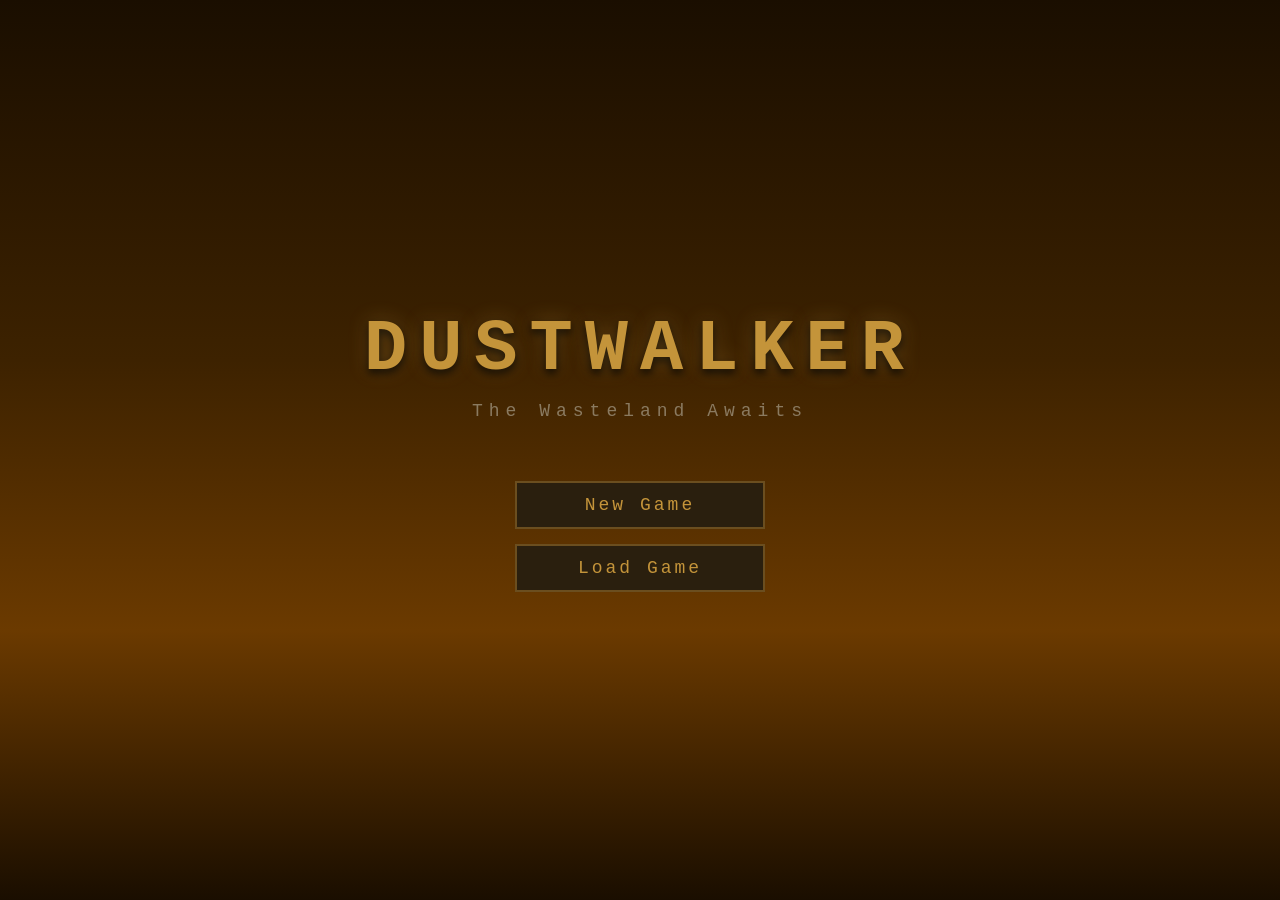
<file: index.html>
<!DOCTYPE html>
<html lang="en">
<head>
    <meta charset="UTF-8">
    <meta name="viewport" content="width=device-width, initial-scale=1.0, maximum-scale=1.0, user-scalable=no">
    <title>Dustwalker</title>
    <link rel="stylesheet" href="style.css">
</head>
<body>
    <div id="game-container">
        <canvas id="game-canvas"></canvas>
        <div id="ui-layer">
            <!-- Title Screen -->
            <div id="title-screen" class="screen active">
                <div class="title-content">
                    <h1 class="game-title">DUSTWALKER</h1>
                    <p class="game-subtitle">The Wasteland Awaits</p>
                    <div class="menu-buttons">
                        <button id="btn-new-game" class="menu-btn">New Game</button>
                        <button id="btn-load-game" class="menu-btn">Load Game</button>
                    </div>
                </div>
            </div>

            <!-- Character Creation -->
            <div id="char-creation" class="screen">
                <div class="creation-panel">
                    <h2>Create Your Character</h2>
                    <div class="creation-layout">
                        <div class="creation-left">
                            <label>Name: <input type="text" id="char-name" value="Wanderer" maxlength="20"></label>
                            <div class="stats-section">
                                <h3>S.P.E.C.I.A.L. <span id="stat-points-remaining">5</span> points remaining</h3>
                                <div id="special-stats"></div>
                            </div>
                        </div>
                        <div class="creation-right">
                            <h3>Tag Skills (pick 3)</h3>
                            <div id="tag-skills"></div>
                        </div>
                    </div>
                    <div class="creation-buttons">
                        <button id="btn-start-game" class="menu-btn">Enter the Wasteland</button>
                        <button id="btn-back-title" class="menu-btn secondary">Back</button>
                    </div>
                </div>
            </div>

            <!-- Game HUD -->
            <div id="game-hud" class="screen">
                <!-- Top bar -->
                <div id="hud-top">
                    <div id="hud-location">Dusthaven Village</div>
                    <div id="hud-time">Day 1 - 08:00</div>
                </div>

                <!-- Status panel (top right) -->
                <div id="status-panel">
                    <div id="status-name">Wanderer Lv.1</div>
                    <div class="status-bar-container">
                        <div id="status-hp-bar" class="status-bar hp"><span>HP</span></div>
                    </div>
                    <div class="status-bar-container">
                        <div id="status-ap-bar" class="status-bar ap"><span>AP</span></div>
                    </div>
                    <div class="status-bar-container" title="Tiredness - rest to reduce">
                        <div id="tired-bar" class="status-bar" style="background:#5a8a30;width:0%"><span id="tired-label">Tired: 0%</span></div>
                    </div>
                    <div class="status-bar-container" title="Mood - explore and rest to improve">
                        <div id="mood-bar" class="status-bar" style="background:#3060a0;width:0%"><span id="mood-label">Mood: Good</span></div>
                    </div>
                </div>

                <!-- Action bar (bottom) -->
                <div id="hud-bottom">
                    <div id="hud-portrait">
                        <div id="portrait-name">Wanderer</div>
                        <div class="bar-container">
                            <div id="hp-bar" class="stat-bar hp"><span>HP</span></div>
                        </div>
                        <div class="bar-container">
                            <div id="ap-bar" class="stat-bar ap"><span>AP</span></div>
                        </div>
                    </div>
                    <div id="hud-actions">
                        <button class="action-btn" data-action="move" title="Move (M)">Move</button>
                        <button class="action-btn" data-action="attack" title="Attack (A)">Attack</button>
                        <button class="action-btn" data-action="use" title="Use Item (U)">Use</button>
                        <button class="action-btn" data-action="talk" title="Talk (T)">Talk</button>
                        <button class="action-btn" data-action="look" title="Look (L)">Look</button>
                        <button class="action-btn" data-action="end-turn" title="End Turn (Space)">End Turn</button>
                    </div>
                    <div id="hud-quick-slots">
                        <div class="quick-slot" data-slot="0">1</div>
                        <div class="quick-slot" data-slot="1">2</div>
                        <div class="quick-slot" data-slot="2">3</div>
                        <div class="quick-slot" data-slot="3">4</div>
                    </div>
                    <div id="hud-menu-buttons">
                        <button class="hud-btn" id="btn-inventory" title="Inventory (I)">INV</button>
                        <button class="hud-btn" id="btn-character" title="Character (C)">CHAR</button>
                        <button class="hud-btn" id="btn-journal" title="Journal (J)">QUEST</button>
                        <button class="hud-btn" id="btn-pipboy" title="PipBoy (P)">MAP</button>
                        <button class="hud-btn" id="btn-save" title="Save (F5)">SAVE</button>
                    </div>
                </div>

                <!-- Exploration status overlay (HP/AP, below top bar) -->
                <div id="exploration-status">
                    <div class="expl-bar-wrap">
                        <div id="expl-hp-fill" class="expl-fill hp"></div>
                        <span id="expl-hp-text" class="expl-label">HP</span>
                    </div>
                    <div class="expl-bar-wrap">
                        <div id="expl-ap-fill" class="expl-fill ap"></div>
                        <span id="expl-ap-text" class="expl-label">AP</span>
                    </div>
                </div>

                <!-- Message log -->
                <div id="message-log">
                    <div id="message-log-content"></div>
                </div>
            </div>

            <!-- Inventory Screen -->
            <div id="inventory-screen" class="screen overlay">
                <div class="overlay-panel">
                    <h2>Inventory</h2>
                    <div class="inventory-layout">
                        <div id="equipped-items">
                            <h3>Equipped</h3>
                            <div class="equip-slot" data-slot="weapon">Weapon: <span>—</span></div>
                            <div class="equip-slot" data-slot="armor">Armor: <span>—</span></div>
                            <div class="equip-slot" data-slot="accessory">Accessory: <span>—</span></div>
                        </div>
                        <div id="inventory-items">
                            <h3>Items <span id="inv-weight">0/100 lbs</span></h3>
                            <div id="inventory-list"></div>
                        </div>
                        <div id="item-details">
                            <h3>Details</h3>
                            <div id="item-detail-content">Select an item</div>
                        </div>
                    </div>
                    <button class="close-btn" data-close="inventory-screen">Close (Esc)</button>
                </div>
            </div>

            <!-- Character Sheet -->
            <div id="character-screen" class="screen overlay">
                <div class="overlay-panel">
                    <h2>Character Sheet</h2>
                    <div class="char-sheet-layout">
                        <div id="char-stats-display"></div>
                        <div id="char-skills-display"></div>
                        <div id="char-perks-display">
                            <h3>Perks</h3>
                            <div id="perks-list">None yet</div>
                        </div>
                    </div>
                    <button class="close-btn" data-close="character-screen">Close (Esc)</button>
                </div>
            </div>

            <!-- Dialogue Screen -->
            <div id="dialogue-screen" class="screen overlay">
                <div class="dialogue-panel">
                    <div id="dialogue-npc-name"></div>
                    <div id="dialogue-text"></div>
                    <div id="dialogue-options"></div>
                </div>
            </div>

            <!-- Level Up Screen -->
            <div id="levelup-screen" class="screen overlay">
                <div class="overlay-panel">
                    <h2>Level Up!</h2>
                    <div id="levelup-content">
                        <p>You are now level <span id="new-level">2</span></p>
                        <h3>Distribute <span id="skill-points-available">0</span> skill points</h3>
                        <div id="levelup-skills"></div>
                    </div>
                    <button id="btn-confirm-levelup" class="menu-btn">Confirm</button>
                </div>
            </div>

            <!-- Quest Journal Screen -->
            <div id="journal-screen" class="screen overlay">
                <div class="overlay-panel">
                    <h2>Quest Journal</h2>
                    <div id="journal-content">
                        <div id="quest-list"></div>
                    </div>
                    <button class="close-btn" data-close="journal-screen">Close (Esc)</button>
                </div>
            </div>

            <!-- Map Screen -->
            <div id="map-screen" class="screen overlay">
                <div class="overlay-panel">
                    <h2>World Map</h2>
                    <div id="world-map">
                        <canvas id="map-canvas" width="400" height="300"></canvas>
                    </div>
                    <div id="map-actions">
                        <button id="btn-map-rest" class="menu-btn" title="Rest for several hours to recover HP">Rest</button>
                    </div>
                    <button class="close-btn" data-close="map-screen">Close (Esc)</button>
                </div>
            </div>

            <!-- Loot/Container Screen -->
            <div id="loot-screen" class="screen overlay">
                <div class="overlay-panel">
                    <h2 id="loot-title">Container</h2>
                    <div id="loot-items"></div>
                    <button id="btn-take-all" class="menu-btn">Take All</button>
                    <button class="close-btn" data-close="loot-screen">Close</button>
                </div>
            </div>
            <!-- Death Screen -->
            <div id="death-screen" class="screen">
                <div class="death-content">
                    <h1 class="death-title">YOU HAVE DIED</h1>
                    <p class="death-subtitle">The wasteland claims another soul...</p>
                    <div class="death-quote" id="death-quote"></div>
                    <div class="menu-buttons" style="margin-top:30px">
                        <button id="btn-death-load" class="menu-btn">Load Game</button>
                        <button id="btn-death-quit" class="menu-btn">Main Menu</button>
                    </div>
                </div>
            </div>

            <!-- Area Title Card (cinematic, appears over everything) -->
            <div id="area-title-card">
                <div id="area-title-text"></div>
            </div>

            <!-- Intro Narrative Screen -->
            <div id="intro-screen" class="screen">
                <div class="intro-content" id="intro-text"></div>
                <p class="intro-prompt" id="intro-prompt" style="display:none">[Click or press any key to continue]</p>
            </div>
        </div>
    </div>

    <!-- Game Scripts -->
    <script src="src/engine/utils.js"></script>
    <script src="src/engine/renderer.js"></script>
    <script src="src/engine/input.js"></script>
    <script src="src/engine/audio.js"></script>
    <script src="src/systems/character.js"></script>
    <script src="src/systems/combat.js"></script>
    <script src="src/systems/inventory.js"></script>
    <script src="src/systems/dialogue.js"></script>
    <script src="src/systems/ai.js"></script>
    <script src="src/data/items.js"></script>
    <script src="src/data/enemies.js"></script>
    <script src="src/data/perks.js"></script>
    <script src="src/data/quests.js"></script>
    <script src="src/data/dialogues.js"></script>
    <script src="src/areas/village.js"></script>
    <script src="src/areas/cave.js"></script>
    <script src="src/areas/wasteland.js"></script>
    <script src="src/areas/oasis.js"></script>
    <script src="src/areas/bunker.js"></script>
    <script src="src/areas/encounter.js"></script>
    <script src="src/ui/hud.js"></script>
    <script src="src/ui/screens.js"></script>
    <script src="src/engine/game.js"></script>
</body>
</html>
</file>
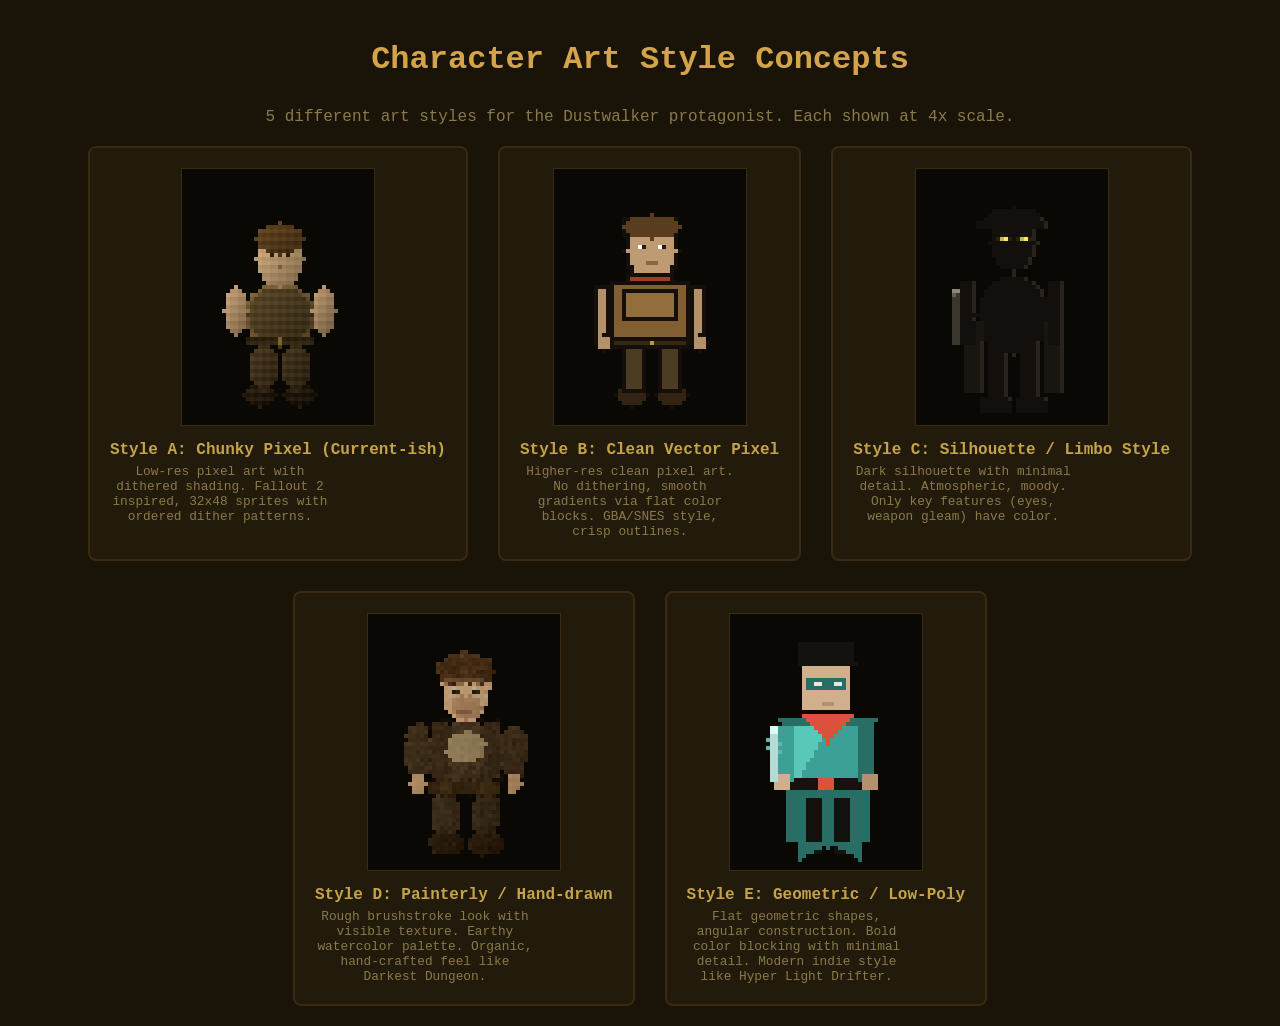
<file: assets/character_concepts.html>
<!DOCTYPE html>
<html lang="en">
<head>
<meta charset="UTF-8">
<title>Dustwalker - Character Art Style Concepts</title>
<style>
body { background: #1a1408; color: #c4a44a; font-family: 'Courier New', monospace; margin: 0; padding: 20px; }
h1 { text-align: center; color: #d4a44a; margin-bottom: 30px; }
.grid { display: flex; flex-wrap: wrap; justify-content: center; gap: 30px; }
.concept { text-align: center; background: #221a0a; border: 2px solid #3a2a10; padding: 20px; border-radius: 8px; }
.concept h2 { color: #c4a44a; font-size: 1em; margin: 10px 0 5px; }
.concept p { color: #8a7a4a; font-size: 0.8em; margin: 0; max-width: 220px; }
canvas { image-rendering: pixelated; border: 1px solid #3a2a10; background: #0a0804; }
</style>
</head>
<body>
<h1>Character Art Style Concepts</h1>
<p style="text-align:center;color:#8a7a4a;margin-bottom:20px;">5 different art styles for the Dustwalker protagonist. Each shown at 4x scale.</p>
<div class="grid">
    <div class="concept">
        <canvas id="c1" width="192" height="256"></canvas>
        <h2>Style A: Chunky Pixel (Current-ish)</h2>
        <p>Low-res pixel art with dithered shading. Fallout 2 inspired, 32x48 sprites with ordered dither patterns.</p>
    </div>
    <div class="concept">
        <canvas id="c2" width="192" height="256"></canvas>
        <h2>Style B: Clean Vector Pixel</h2>
        <p>Higher-res clean pixel art. No dithering, smooth gradients via flat color blocks. GBA/SNES style, crisp outlines.</p>
    </div>
    <div class="concept">
        <canvas id="c3" width="192" height="256"></canvas>
        <h2>Style C: Silhouette / Limbo Style</h2>
        <p>Dark silhouette with minimal detail. Atmospheric, moody. Only key features (eyes, weapon gleam) have color.</p>
    </div>
    <div class="concept">
        <canvas id="c4" width="192" height="256"></canvas>
        <h2>Style D: Painterly / Hand-drawn</h2>
        <p>Rough brushstroke look with visible texture. Earthy watercolor palette. Organic, hand-crafted feel like Darkest Dungeon.</p>
    </div>
    <div class="concept">
        <canvas id="c5" width="192" height="256"></canvas>
        <h2>Style E: Geometric / Low-Poly</h2>
        <p>Flat geometric shapes, angular construction. Bold color blocking with minimal detail. Modern indie style like Hyper Light Drifter.</p>
    </div>
</div>

<script>
// ===== STYLE A: Chunky Dithered Pixel (current style enhanced) =====
function drawStyleA(canvas) {
    const ctx = canvas.getContext('2d');
    const s = 4; // scale
    const w = 48, h = 64;

    const img = ctx.createImageData(w, h);
    const d = img.data;

    function set(x, y, r, g, b, a=255) {
        x = Math.round(x); y = Math.round(y);
        if (x < 0 || x >= w || y < 0 || y >= h) return;
        const i = (y * w + x) * 4;
        d[i]=r; d[i+1]=g; d[i+2]=b; d[i+3]=a;
    }

    function dithSet(x, y, r, g, b) {
        const px = Math.round(x), py = Math.round(y);
        const dither = ((px % 2) + (py % 2) * 2);
        const shift = dither === 0 ? -8 : dither === 3 ? 8 : dither === 1 ? -3 : 3;
        set(px, py, Math.max(0,Math.min(255,r+shift)), Math.max(0,Math.min(255,g+shift)), Math.max(0,Math.min(255,b+shift)));
    }

    function fillCirc(cx, cy, rx, ry, r, g, b) {
        for (let py = Math.floor(cy-ry); py <= Math.ceil(cy+ry); py++)
            for (let px = Math.floor(cx-rx); px <= Math.ceil(cx+rx); px++) {
                const dx = (px-cx)/rx, dy = (py-cy)/ry;
                if (dx*dx+dy*dy<=1) {
                    const light = 1 - (dx+dy)*0.15;
                    dithSet(px, py, r*light, g*light, b*light);
                }
            }
    }

    function fillRect(x, y, w2, h2, r, g, b) {
        for (let py = y; py < y+h2; py++)
            for (let px = x; px < x+w2; px++) dithSet(px, py, r, g, b);
    }

    // Boots
    fillCirc(19, 56, 4, 3, 35, 25, 12);
    fillCirc(29, 56, 4, 3, 30, 22, 10);
    // Legs
    fillCirc(20, 49, 3.5, 6, 60, 45, 25);
    fillCirc(28, 49, 3.5, 6, 55, 42, 22);
    // Torso
    fillCirc(24, 36, 9, 8, 100, 78, 42);
    // Armor vest
    fillCirc(24, 36, 8, 7, 70, 55, 30);
    // Belt
    fillRect(16, 42, 17, 2, 45, 35, 15);
    set(24, 42, 120, 100, 48);
    set(24, 43, 120, 100, 48);
    // Arms
    fillCirc(13, 35, 3, 6, 160, 130, 95);
    fillCirc(35, 35, 3, 6, 150, 122, 88);
    // Head
    fillCirc(24, 22, 6, 7, 170, 140, 100);
    // Hair
    fillCirc(24, 17, 6, 4, 80, 55, 25);
    // Eyes
    set(22, 21, 40, 30, 15); set(26, 21, 40, 30, 15);
    // Mouth
    set(24, 24, 120, 90, 60);

    ctx.imageSmoothingEnabled = false;
    ctx.putImageData(img, 0, 0);
    ctx.drawImage(canvas, 0, 0, w, h, 0, 0, w*s, h*s);
    ctx.clearRect(0, 0, w, h);
    const temp = document.createElement('canvas');
    temp.width = w; temp.height = h;
    temp.getContext('2d').putImageData(img, 0, 0);
    ctx.imageSmoothingEnabled = false;
    ctx.drawImage(temp, 0, 0, w, h, 0, 0, canvas.width, canvas.height);
}

// ===== STYLE B: Clean Vector Pixel (GBA/SNES) =====
function drawStyleB(canvas) {
    const ctx = canvas.getContext('2d');
    const s = 4;
    const w = 48, h = 64;
    const img = ctx.createImageData(w, h);
    const d = img.data;

    function set(x, y, r, g, b) {
        x = Math.round(x); y = Math.round(y);
        if (x < 0 || x >= w || y < 0 || y >= h) return;
        const i = (y * w + x) * 4;
        d[i]=r; d[i+1]=g; d[i+2]=b; d[i+3]=255;
    }

    function fillCirc(cx, cy, rx, ry, r, g, b, outline=true) {
        for (let py = Math.floor(cy-ry); py <= Math.ceil(cy+ry); py++)
            for (let px = Math.floor(cx-rx); px <= Math.ceil(cx+rx); px++) {
                const dx = (px-cx)/rx, dy = (py-cy)/ry;
                const dist = dx*dx+dy*dy;
                if (dist <= 1) {
                    if (outline && dist > 0.75) set(px, py, 20, 15, 10);
                    else set(px, py, r, g, b);
                }
            }
    }

    function fillRect(x, y, w2, h2, r, g, b, outline=true) {
        for (let py = y; py < y+h2; py++)
            for (let px = x; px < x+w2; px++) {
                if (outline && (px===x||px===x+w2-1||py===y||py===y+h2-1))
                    set(px, py, 20, 15, 10);
                else set(px, py, r, g, b);
            }
    }

    // Clean flat colors, bold outlines
    // Boots
    fillCirc(19, 56, 4, 3, 50, 35, 18);
    fillCirc(29, 56, 4, 3, 50, 35, 18);
    // Legs
    fillRect(17, 44, 6, 12, 75, 60, 35);
    fillRect(26, 44, 6, 12, 75, 60, 35);
    // Torso - clean block
    fillRect(14, 28, 20, 16, 130, 95, 50);
    // Lighter chest area
    fillRect(17, 30, 14, 8, 145, 110, 60);
    // Belt
    fillRect(14, 42, 20, 3, 55, 40, 20);
    set(24, 43, 180, 150, 60);
    // Arms
    fillRect(10, 29, 4, 14, 180, 145, 105);
    fillRect(34, 29, 4, 14, 180, 145, 105);
    // Hands
    fillCirc(12, 43, 2, 2, 180, 145, 105);
    fillCirc(36, 43, 2, 2, 180, 145, 105);
    // Head
    fillCirc(24, 20, 7, 8, 190, 155, 115);
    // Hair - flat cap
    fillRect(17, 12, 14, 5, 90, 60, 30);
    fillCirc(24, 14, 7, 3, 90, 60, 30, false);
    // Eyes (big, expressive)
    set(21, 19, 255, 255, 255); set(22, 19, 40, 30, 15);
    set(26, 19, 255, 255, 255); set(27, 19, 40, 30, 15);
    // Mouth
    set(23, 23, 140, 100, 70); set(24, 23, 140, 100, 70); set(25, 23, 140, 100, 70);
    // Scarf
    fillRect(18, 26, 12, 3, 160, 60, 40);

    const temp = document.createElement('canvas');
    temp.width = w; temp.height = h;
    temp.getContext('2d').putImageData(img, 0, 0);
    ctx.imageSmoothingEnabled = false;
    ctx.drawImage(temp, 0, 0, w, h, 0, 0, canvas.width, canvas.height);
}

// ===== STYLE C: Silhouette / Limbo Style =====
function drawStyleC(canvas) {
    const ctx = canvas.getContext('2d');
    const s = 4;
    const w = 48, h = 64;
    const img = ctx.createImageData(w, h);
    const d = img.data;

    function set(x, y, r, g, b, a=255) {
        x = Math.round(x); y = Math.round(y);
        if (x < 0 || x >= w || y < 0 || y >= h) return;
        const i = (y * w + x) * 4;
        d[i]=r; d[i+1]=g; d[i+2]=b; d[i+3]=a;
    }

    function fillCirc(cx, cy, rx, ry, r, g, b) {
        for (let py = Math.floor(cy-ry); py <= Math.ceil(cy+ry); py++)
            for (let px = Math.floor(cx-rx); px <= Math.ceil(cx+rx); px++) {
                const dx = (px-cx)/rx, dy = (py-cy)/ry;
                if (dx*dx+dy*dy<=1) set(px, py, r, g, b);
            }
    }

    function fillRect(x, y, w2, h2, r, g, b) {
        for (let py = y; py < y+h2; py++)
            for (let px = x; px < x+w2; px++) set(px, py, r, g, b);
    }

    // Dark silhouette body
    const bk = [18, 15, 12];
    const dk = [25, 22, 18];

    // Legs - slightly spread stance
    fillRect(18, 44, 5, 16, ...bk);
    fillRect(26, 44, 5, 16, ...bk);
    // Boots wider
    fillRect(16, 57, 8, 4, ...bk);
    fillRect(25, 57, 8, 4, ...bk);
    // Torso
    fillCirc(24, 36, 9, 10, ...bk);
    // Duster coat flaps
    fillRect(12, 38, 5, 18, ...dk);
    fillRect(32, 38, 5, 18, ...dk);
    // Arms
    fillRect(11, 28, 4, 16, ...bk);
    fillRect(33, 28, 4, 16, ...bk);
    // Head
    fillCirc(24, 18, 6, 7, ...bk);
    // Hat brim
    fillRect(15, 13, 18, 2, ...bk);
    fillCirc(24, 12, 7, 3, ...bk);

    // Glowing eyes - the key detail
    set(21, 17, 200, 180, 80); set(22, 17, 255, 230, 100);
    set(26, 17, 200, 180, 80); set(27, 17, 255, 230, 100);
    // Eye glow aura
    set(20, 17, 100, 90, 40, 80); set(23, 17, 100, 90, 40, 80);
    set(25, 17, 100, 90, 40, 80); set(28, 17, 100, 90, 40, 80);
    set(21, 16, 80, 70, 30, 60); set(22, 16, 80, 70, 30, 60);
    set(26, 16, 80, 70, 30, 60); set(27, 16, 80, 70, 30, 60);

    // Weapon gleam in hand
    fillRect(9, 30, 2, 14, 60, 55, 45);
    set(9, 30, 140, 135, 120); set(10, 30, 140, 135, 120);
    set(9, 31, 100, 95, 80);

    // Subtle edge light on right side
    for (let py = 12; py < 58; py++) {
        for (let px = 0; px < w; px++) {
            const i = (py * w + px) * 4;
            if (d[i+3] > 0 && d[i] < 30) {
                // Check if right-edge pixel
                const ri = (py * w + (px+1)) * 4;
                if (px+1 >= w || d[ri+3] === 0) {
                    set(px, py, 40, 35, 28);
                }
            }
        }
    }

    const temp = document.createElement('canvas');
    temp.width = w; temp.height = h;
    temp.getContext('2d').putImageData(img, 0, 0);
    ctx.imageSmoothingEnabled = false;
    ctx.drawImage(temp, 0, 0, w, h, 0, 0, canvas.width, canvas.height);
}

// ===== STYLE D: Painterly / Darkest Dungeon =====
function drawStyleD(canvas) {
    const ctx = canvas.getContext('2d');
    const s = 4;
    const w = 48, h = 64;
    const img = ctx.createImageData(w, h);
    const d = img.data;
    let seed = 42;
    function rng() { seed = (seed * 16807 + 0) % 2147483647; return seed / 2147483647; }

    function set(x, y, r, g, b, a=255) {
        x = Math.round(x); y = Math.round(y);
        if (x < 0 || x >= w || y < 0 || y >= h) return;
        const i = (y * w + x) * 4;
        // Alpha blend
        const sa = a/255, da = d[i+3]/255;
        const oa = sa + da*(1-sa);
        if (oa > 0) {
            d[i] = ((r*sa + d[i]*da*(1-sa))/oa)|0;
            d[i+1] = ((g*sa + d[i+1]*da*(1-sa))/oa)|0;
            d[i+2] = ((b*sa + d[i+2]*da*(1-sa))/oa)|0;
            d[i+3] = (oa*255)|0;
        }
    }

    // Rough brush stroke fill
    function brushFill(cx, cy, rx, ry, r, g, b, roughness=12) {
        for (let py = Math.floor(cy-ry-2); py <= Math.ceil(cy+ry+2); py++)
            for (let px = Math.floor(cx-rx-2); px <= Math.ceil(cx+rx+2); px++) {
                const dx = (px-cx)/rx, dy = (py-cy)/ry;
                const dist = dx*dx+dy*dy;
                // Rough edge
                const edge = 1 + (rng()-0.5)*0.3;
                if (dist <= edge) {
                    const noise = (rng()-0.5) * roughness;
                    const lightVar = (rng()-0.5) * 8;
                    // Warm directional light from top-left
                    const light = (-dx*0.3 - dy*0.2) * 15;
                    set(px, py,
                        Math.max(0,Math.min(255, r + noise + light + lightVar)),
                        Math.max(0,Math.min(255, g + noise*0.8 + light*0.9 + lightVar)),
                        Math.max(0,Math.min(255, b + noise*0.6 + light*0.7 + lightVar))
                    );
                }
            }
    }

    function brushRect(x, y, w2, h2, r, g, b) {
        for (let py = y-1; py < y+h2+1; py++)
            for (let px = x-1; px < x+w2+1; px++) {
                const inX = px >= x && px < x+w2;
                const inY = py >= y && py < y+h2;
                if (inX && inY) {
                    const noise = (rng()-0.5)*15;
                    set(px, py, r+noise, g+noise*0.8, b+noise*0.6);
                } else if (rng() > 0.6) {
                    set(px, py, r-20, g-20, b-15, 120);
                }
            }
    }

    // Legs with rough texture
    brushFill(19, 50, 3.5, 7, 55, 42, 25, 15);
    brushFill(29, 50, 3.5, 7, 50, 38, 22, 15);
    // Heavy boots
    brushFill(19, 57, 4.5, 3, 40, 28, 12, 10);
    brushFill(29, 57, 4.5, 3, 38, 25, 10, 10);
    // Torso - heavy coat
    brushFill(24, 35, 10, 9, 65, 48, 28, 18);
    // Coat lapels
    brushRect(16, 27, 4, 14, 55, 40, 22);
    brushRect(29, 27, 4, 14, 55, 40, 22);
    // Shirt underneath
    brushFill(24, 33, 5, 4, 140, 120, 85, 10);
    // Belt with pouches
    brushRect(15, 42, 18, 3, 50, 35, 15);
    brushFill(19, 43, 2, 2, 60, 45, 20, 8);
    brushFill(29, 43, 2, 2, 60, 45, 20, 8);
    // Arms
    brushFill(12, 34, 3.5, 7, 60, 45, 25, 14);
    brushFill(36, 34, 3.5, 7, 58, 42, 23, 14);
    // Hands
    brushFill(12, 42, 2, 2.5, 170, 135, 95, 10);
    brushFill(36, 42, 2, 2.5, 165, 130, 90, 10);
    // Head
    brushFill(24, 19, 6, 7.5, 185, 150, 110, 12);
    // Stubble shadow
    brushFill(24, 23, 4, 3, 155, 120, 85, 6);
    // Hair - messy
    brushFill(24, 13, 7, 4, 70, 45, 20, 20);
    brushFill(20, 14, 3, 3, 65, 40, 18, 18);
    brushFill(28, 14, 3, 3, 65, 40, 18, 18);
    // Deep-set eyes
    set(21, 19, 30, 25, 15); set(22, 19, 45, 35, 20);
    set(26, 19, 30, 25, 15); set(27, 19, 45, 35, 20);
    // Eye whites
    set(21, 18, 180, 170, 155); set(26, 18, 180, 170, 155);
    // Strong brow line
    brushRect(19, 16, 10, 1, 100, 70, 40);
    // Nose
    set(24, 21, 160, 125, 88); set(24, 22, 155, 120, 85);
    // Mouth - grim line
    set(22, 24, 130, 90, 60); set(23, 24, 125, 85, 55);
    set(24, 24, 125, 85, 55); set(25, 24, 130, 90, 60);

    // Cross-hatch shadows on right side of body
    for (let py = 15; py < 55; py += 2) {
        for (let px = 28; px < 40; px++) {
            const i = (py * w + px) * 4;
            if (d[i+3] > 100) {
                set(px, py, d[i]*0.8, d[i+1]*0.8, d[i+2]*0.8, 60);
            }
        }
    }

    const temp = document.createElement('canvas');
    temp.width = w; temp.height = h;
    temp.getContext('2d').putImageData(img, 0, 0);
    ctx.imageSmoothingEnabled = false;
    ctx.drawImage(temp, 0, 0, w, h, 0, 0, canvas.width, canvas.height);
}

// ===== STYLE E: Geometric / Low-Poly (Hyper Light Drifter) =====
function drawStyleE(canvas) {
    const ctx = canvas.getContext('2d');
    const s = 4;
    const w = 48, h = 64;
    const img = ctx.createImageData(w, h);
    const d = img.data;

    function set(x, y, r, g, b) {
        x = Math.round(x); y = Math.round(y);
        if (x < 0 || x >= w || y < 0 || y >= h) return;
        const i = (y * w + x) * 4;
        d[i]=r; d[i+1]=g; d[i+2]=b; d[i+3]=255;
    }

    // Fill triangle
    function fillTri(x1,y1,x2,y2,x3,y3,r,g,b) {
        const minY = Math.floor(Math.min(y1,y2,y3));
        const maxY = Math.ceil(Math.max(y1,y2,y3));
        const minX = Math.floor(Math.min(x1,x2,x3));
        const maxX = Math.ceil(Math.max(x1,x2,x3));
        for (let py = minY; py <= maxY; py++)
            for (let px = minX; px <= maxX; px++) {
                const d1 = (px-x2)*(y1-y2)-(x1-x2)*(py-y2);
                const d2 = (px-x3)*(y2-y3)-(x2-x3)*(py-y3);
                const d3 = (px-x1)*(y3-y1)-(x3-x1)*(py-y1);
                const neg = (d1<0)||(d2<0)||(d3<0);
                const pos = (d1>0)||(d2>0)||(d3>0);
                if (!(neg&&pos)) set(px, py, r, g, b);
            }
    }

    function fillRect(x, y, w2, h2, r, g, b) {
        for (let py = y; py < y+h2; py++)
            for (let px = x; px < x+w2; px++) set(px, py, r, g, b);
    }

    // Bold geometric shapes, flat colors
    const teal = [60, 160, 150];
    const tealDk = [40, 110, 100];
    const tealLt = [90, 200, 185];
    const skin = [210, 175, 140];
    const skinDk = [180, 145, 110];
    const white = [235, 230, 220];
    const black = [20, 18, 15];
    const accent = [220, 80, 60]; // red accent

    // Cape/cloak - large triangle
    fillTri(12, 26, 36, 26, 24, 58, ...tealDk);
    fillTri(12, 26, 24, 58, 14, 56, ...tealDk);
    fillTri(36, 26, 34, 56, 24, 58, ...tealDk);

    // Legs
    fillRect(19, 46, 4, 14, ...black);
    fillRect(26, 46, 4, 14, ...black);

    // Boots - angular
    fillTri(17, 57, 24, 57, 17, 61, ...tealDk);
    fillTri(25, 57, 32, 57, 32, 61, ...tealDk);

    // Torso block
    fillRect(16, 28, 16, 14, ...teal);
    // Lighter left panel
    fillTri(16, 28, 24, 28, 16, 42, ...tealLt);
    // Belt
    fillRect(15, 41, 18, 3, ...black);
    // Belt buckle
    fillRect(22, 41, 4, 3, ...accent);

    // Arms - angular
    fillRect(12, 28, 4, 14, ...teal);
    fillRect(32, 28, 4, 14, ...tealDk);
    // Hands
    fillRect(11, 40, 4, 4, ...skin);
    fillRect(33, 40, 4, 4, ...skinDk);

    // Scarf flowing
    fillTri(18, 25, 30, 25, 24, 32, ...accent);

    // Head - angular octagon
    fillRect(18, 10, 12, 14, ...skin);
    fillTri(18, 10, 30, 10, 24, 7, ...skin);
    // Hair - angular block
    fillRect(17, 7, 14, 5, ...black);
    fillTri(17, 12, 31, 12, 24, 7, ...black);
    // Eye visor / mask line
    fillRect(19, 16, 10, 3, ...tealDk);
    // Eyes - bright dots
    set(21, 17, ...white); set(22, 17, ...white);
    set(26, 17, ...white); set(27, 17, ...white);
    // Mouth
    set(23, 22, ...skinDk); set(24, 22, ...skinDk); set(25, 22, ...skinDk);

    // Energy sword in hand
    fillRect(10, 30, 2, 12, 180, 220, 215);
    fillRect(10, 28, 2, 2, 220, 250, 245);
    // Glow
    set(9, 31, 100, 180, 170); set(9, 33, 100, 180, 170);
    set(12, 32, 100, 180, 170); set(12, 34, 100, 180, 170);

    const temp = document.createElement('canvas');
    temp.width = w; temp.height = h;
    temp.getContext('2d').putImageData(img, 0, 0);
    ctx.imageSmoothingEnabled = false;
    ctx.drawImage(temp, 0, 0, w, h, 0, 0, canvas.width, canvas.height);
}

drawStyleA(document.getElementById('c1'));
drawStyleB(document.getElementById('c2'));
drawStyleC(document.getElementById('c3'));
drawStyleD(document.getElementById('c4'));
drawStyleE(document.getElementById('c5'));
</script>
</body>
</html>
</file>
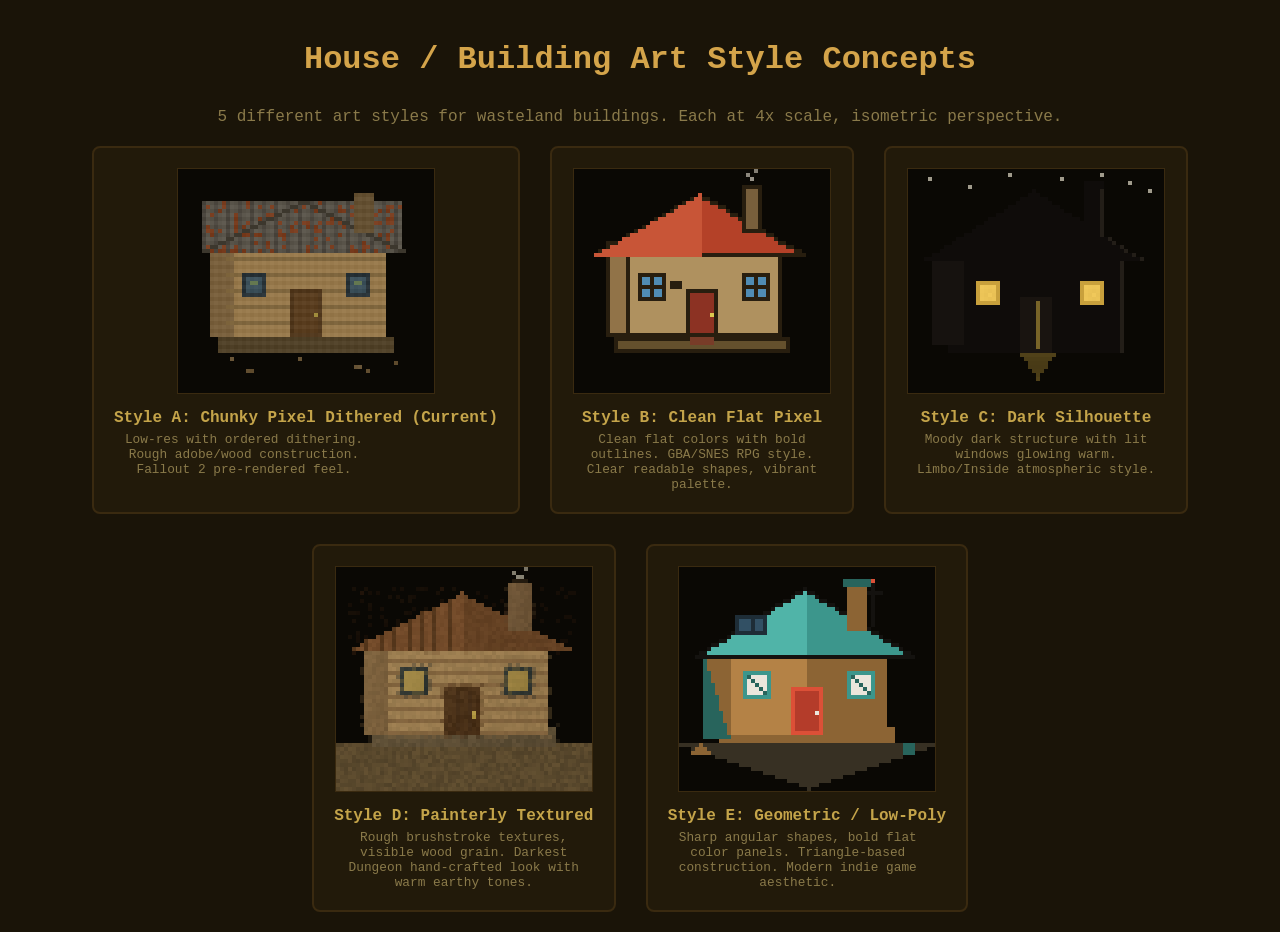
<file: assets/house_concepts.html>
<!DOCTYPE html>
<html lang="en">
<head>
<meta charset="UTF-8">
<title>Dustwalker - House Art Style Concepts</title>
<style>
body { background: #1a1408; color: #c4a44a; font-family: 'Courier New', monospace; margin: 0; padding: 20px; }
h1 { text-align: center; color: #d4a44a; margin-bottom: 30px; }
.grid { display: flex; flex-wrap: wrap; justify-content: center; gap: 30px; }
.concept { text-align: center; background: #221a0a; border: 2px solid #3a2a10; padding: 20px; border-radius: 8px; }
.concept h2 { color: #c4a44a; font-size: 1em; margin: 10px 0 5px; }
.concept p { color: #8a7a4a; font-size: 0.8em; margin: 0; max-width: 260px; }
canvas { image-rendering: pixelated; border: 1px solid #3a2a10; background: #0a0804; }
</style>
</head>
<body>
<h1>House / Building Art Style Concepts</h1>
<p style="text-align:center;color:#8a7a4a;margin-bottom:20px;">5 different art styles for wasteland buildings. Each at 4x scale, isometric perspective.</p>
<div class="grid">
    <div class="concept">
        <canvas id="h1" width="256" height="224"></canvas>
        <h2>Style A: Chunky Pixel Dithered (Current)</h2>
        <p>Low-res with ordered dithering. Rough adobe/wood construction. Fallout 2 pre-rendered feel.</p>
    </div>
    <div class="concept">
        <canvas id="h2" width="256" height="224"></canvas>
        <h2>Style B: Clean Flat Pixel</h2>
        <p>Clean flat colors with bold outlines. GBA/SNES RPG style. Clear readable shapes, vibrant palette.</p>
    </div>
    <div class="concept">
        <canvas id="h3" width="256" height="224"></canvas>
        <h2>Style C: Dark Silhouette</h2>
        <p>Moody dark structure with lit windows glowing warm. Limbo/Inside atmospheric style.</p>
    </div>
    <div class="concept">
        <canvas id="h4" width="256" height="224"></canvas>
        <h2>Style D: Painterly Textured</h2>
        <p>Rough brushstroke textures, visible wood grain. Darkest Dungeon hand-crafted look with warm earthy tones.</p>
    </div>
    <div class="concept">
        <canvas id="h5" width="256" height="224"></canvas>
        <h2>Style E: Geometric / Low-Poly</h2>
        <p>Sharp angular shapes, bold flat color panels. Triangle-based construction. Modern indie game aesthetic.</p>
    </div>
</div>

<script>
const SCALE = 4;
const W = 64, H = 56;

function createBuffer() {
    const img = new ImageData(W, H);
    return img;
}

function renderToCanvas(canvas, img) {
    const temp = document.createElement('canvas');
    temp.width = W; temp.height = H;
    temp.getContext('2d').putImageData(img, 0, 0);
    const ctx = canvas.getContext('2d');
    ctx.imageSmoothingEnabled = false;
    ctx.drawImage(temp, 0, 0, W, H, 0, 0, canvas.width, canvas.height);
}

function set(d, x, y, r, g, b, a=255) {
    x = Math.round(x); y = Math.round(y);
    if (x < 0 || x >= W || y < 0 || y >= H) return;
    const i = (y * W + x) * 4;
    const sa = a/255, da = d[i+3]/255;
    const oa = sa + da*(1-sa);
    if (oa > 0) {
        d[i] = ((r*sa + d[i]*da*(1-sa))/oa)|0;
        d[i+1] = ((g*sa + d[i+1]*da*(1-sa))/oa)|0;
        d[i+2] = ((b*sa + d[i+2]*da*(1-sa))/oa)|0;
        d[i+3] = (oa*255)|0;
    }
}

function fillRect(d, x, y, w, h, r, g, b) {
    for (let py = Math.round(y); py < Math.round(y+h); py++)
        for (let px = Math.round(x); px < Math.round(x+w); px++)
            set(d, px, py, r, g, b);
}

function drawLine(d, x1, y1, x2, y2, r, g, b) {
    const steps = Math.max(Math.abs(x2-x1), Math.abs(y2-y1));
    for (let i = 0; i <= steps; i++) {
        const t = steps === 0 ? 0 : i/steps;
        set(d, x1+(x2-x1)*t, y1+(y2-y1)*t, r, g, b);
    }
}

function fillTri(d, x1,y1,x2,y2,x3,y3,r,g,b) {
    const minY = Math.floor(Math.min(y1,y2,y3));
    const maxY = Math.ceil(Math.max(y1,y2,y3));
    const minX = Math.floor(Math.min(x1,x2,x3));
    const maxX = Math.ceil(Math.max(x1,x2,x3));
    for (let py = minY; py <= maxY; py++)
        for (let px = minX; px <= maxX; px++) {
            const d1 = (px-x2)*(y1-y2)-(x1-x2)*(py-y2);
            const d2 = (px-x3)*(y2-y3)-(x2-x3)*(py-y3);
            const d3 = (px-x1)*(y3-y1)-(x3-x1)*(py-y1);
            const neg = (d1<0)||(d2<0)||(d3<0);
            const pos = (d1>0)||(d2>0)||(d3>0);
            if (!(neg&&pos)) set(d, px, py, r, g, b);
        }
}

// ===== STYLE A: Chunky Dithered =====
function drawHouseA(canvas) {
    const img = createBuffer();
    const d = img.data;
    let seed = 77;
    function rng() { seed=(seed*16807)%2147483647; return seed/2147483647; }

    function dithSet(x, y, r, g, b) {
        const px = Math.round(x), py = Math.round(y);
        const dt = ((px%2)+(py%2)*2);
        const sh = dt===0?-6:dt===3?6:dt===1?-2:2;
        set(d, px, py, Math.max(0,Math.min(255,r+sh)), Math.max(0,Math.min(255,g+sh)), Math.max(0,Math.min(255,b+sh)));
    }

    function dithRect(x,y,w,h,r,g,b) {
        for (let py=Math.round(y);py<Math.round(y+h);py++)
            for (let px=Math.round(x);px<Math.round(x+w);px++) dithSet(px,py,r,g,b);
    }

    // Ground/foundation
    dithRect(10, 42, 44, 4, 80, 65, 40);

    // Front wall
    dithRect(12, 20, 40, 22, 150, 120, 75);
    // Side wall (darker)
    dithRect(8, 18, 6, 24, 120, 95, 60);
    // Wall detail - horizontal wood planks
    for (let py = 22; py < 42; py += 4) {
        for (let px = 12; px < 52; px++) dithSet(px, py, 130, 105, 65);
    }
    // Door
    dithRect(28, 30, 8, 12, 80, 55, 28);
    dithRect(29, 31, 6, 10, 90, 62, 32);
    set(d, 34, 36, 160, 140, 60); // handle

    // Windows
    dithRect(16, 26, 6, 6, 40, 50, 55);
    dithRect(17, 27, 4, 4, 60, 80, 90);
    dithRect(42, 26, 6, 6, 40, 50, 55);
    dithRect(43, 27, 4, 4, 60, 80, 90);
    // Window glow
    set(d, 18, 28, 100, 120, 80); set(d, 19, 28, 100, 120, 80);
    set(d, 44, 28, 100, 120, 80); set(d, 45, 28, 100, 120, 80);

    // Roof - corrugated metal
    for (let py = 8; py < 21; py++) {
        for (let px = 6; px < 56; px++) {
            const rust = rng() > 0.7;
            if (rust) dithSet(px, py, 120, 60, 30);
            else dithSet(px, py, 90, 85, 75);
        }
    }
    // Roof ridges
    for (let px = 6; px < 56; px += 3) {
        for (let py = 8; py < 21; py++) dithSet(px, py, 75, 70, 62);
    }
    // Roof peak
    drawLine(d, 6, 20, 31, 8, 60, 55, 45);
    drawLine(d, 56, 20, 31, 8, 60, 55, 45);

    // Chimney
    dithRect(44, 6, 5, 10, 100, 80, 50);

    // Debris around base
    for (let i = 0; i < 8; i++) {
        const bx = 5 + rng() * 52, by = 44 + rng() * 6;
        dithSet(bx, by, 100, 80, 50);
    }

    renderToCanvas(canvas, img);
}

// ===== STYLE B: Clean Flat Pixel =====
function drawHouseB(canvas) {
    const img = createBuffer();
    const d = img.data;

    function outRect(x,y,w,h,r,g,b,fr,fg,fb) {
        fillRect(d,x,y,w,h,fr,fg,fb);
        for (let px=x;px<x+w;px++) { set(d,px,y,r,g,b); set(d,px,y+h-1,r,g,b); }
        for (let py=y;py<y+h;py++) { set(d,x,py,r,g,b); set(d,x+w-1,py,r,g,b); }
    }

    // Foundation
    outRect(10, 42, 44, 4, 40,30,15, 100,80,45);

    // Front wall - clean
    outRect(12, 20, 40, 22, 40,30,15, 175,145,95);
    // Side wall
    outRect(8, 18, 6, 24, 40,30,15, 145,115,72);

    // Door - red accent
    outRect(28, 30, 8, 12, 40,30,15, 140,50,35);
    set(d, 34, 36, 220,200,80);

    // Windows - bright
    outRect(16, 26, 7, 7, 40,30,15, 80,140,180);
    // Window cross
    drawLine(d, 19, 26, 19, 32, 40,30,15);
    drawLine(d, 16, 29, 22, 29, 40,30,15);
    outRect(42, 26, 7, 7, 40,30,15, 80,140,180);
    drawLine(d, 45, 26, 45, 32, 40,30,15);
    drawLine(d, 42, 29, 48, 29, 40,30,15);

    // Roof - clean triangular
    fillTri(d, 5, 21, 57, 21, 31, 6, 180,65,40);
    // Roof outline
    drawLine(d, 5, 21, 31, 6, 40,30,15);
    drawLine(d, 57, 21, 31, 6, 40,30,15);
    drawLine(d, 5, 21, 57, 21, 40,30,15);
    // Roof lighter panel
    fillTri(d, 5, 21, 31, 21, 31, 6, 200,85,55);

    // Chimney
    outRect(42, 4, 5, 12, 40,30,15, 120,95,60);
    // Smoke puffs
    set(d, 44, 2, 150,145,135); set(d, 43, 1, 140,135,125);
    set(d, 45, 0, 130,125,115);

    // Sign next to door
    outRect(24, 28, 3, 2, 40,30,15, 200,180,100);

    // Welcome mat
    fillRect(d, 29, 42, 6, 2, 120,60,40);

    renderToCanvas(canvas, img);
}

// ===== STYLE C: Dark Silhouette =====
function drawHouseC(canvas) {
    const img = createBuffer();
    const d = img.data;

    const bk = [15, 12, 10];
    const dk = [22, 18, 15];

    // Main structure silhouette
    fillRect(d, 10, 20, 44, 26, ...bk);
    // Side wing
    fillRect(d, 6, 22, 8, 22, ...dk);

    // Roof silhouette
    fillTri(d, 4, 22, 58, 22, 31, 5, ...bk);

    // Chimney
    fillRect(d, 44, 3, 5, 14, ...bk);

    // The magic: warm glowing windows
    fillRect(d, 17, 28, 6, 6, 200,160,60);
    fillRect(d, 18, 29, 4, 4, 240,200,90);
    fillRect(d, 43, 28, 6, 6, 200,160,60);
    fillRect(d, 44, 29, 4, 4, 240,200,90);
    // Window glow halos
    for (let dy = -2; dy <= 2; dy++) {
        for (let dx = -2; dx <= 2; dx++) {
            const dist = Math.sqrt(dx*dx+dy*dy);
            if (dist > 0 && dist < 3) {
                const a = Math.floor(60 * (1 - dist/3));
                set(d, 20+dx, 31+dy, 200, 160, 60, a);
                set(d, 46+dx, 31+dy, 200, 160, 60, a);
            }
        }
    }

    // Door - slightly lighter
    fillRect(d, 28, 32, 8, 14, 25, 20, 16);
    // Warm light from door crack
    drawLine(d, 32, 33, 32, 44, 120, 100, 40);
    // Light spill on ground from door
    fillTri(d, 28, 46, 36, 46, 32, 52, 80, 65, 25);
    for (let py = 46; py < 52; py++) {
        for (let px = 26; px < 38; px++) {
            const i = (py * W + px) * 4;
            if (d[i+3] > 0 && d[i] > 30) {
                const fade = 1 - (py - 46) / 6;
                set(d, px, py, 80*fade, 65*fade, 25*fade, Math.floor(100*fade));
            }
        }
    }

    // Subtle edge highlighting on right side
    for (let py = 5; py < 46; py++) {
        for (let px = W-1; px >= 0; px--) {
            const i = (py * W + px) * 4;
            if (d[i+3] > 0 && d[i] < 25) {
                const ri = (py * W + (px+1)) * 4;
                if (px+1 >= W || d[ri+3] === 0) {
                    set(d, px, py, 35, 30, 24);
                }
                break;
            }
        }
    }

    // Stars in sky
    const stars = [[5,2],[15,4],[48,1],[55,3],[38,2],[25,1],[60,5]];
    for (const [sx,sy] of stars) set(d, sx, sy, 160, 155, 140);

    renderToCanvas(canvas, img);
}

// ===== STYLE D: Painterly =====
function drawHouseD(canvas) {
    const img = createBuffer();
    const d = img.data;
    let seed = 99;
    function rng() { seed=(seed*16807)%2147483647; return seed/2147483647; }

    function brushRect(x,y,w,h,r,g,b,rough=10) {
        for (let py = Math.round(y)-1; py < Math.round(y+h)+1; py++)
            for (let px = Math.round(x)-1; px < Math.round(x+w)+1; px++) {
                const inX = px >= Math.round(x) && px < Math.round(x+w);
                const inY = py >= Math.round(y) && py < Math.round(y+h);
                if (inX && inY) {
                    const n = (rng()-0.5)*rough;
                    const light = (-((px-x)/w - 0.3)*8 - ((py-y)/h - 0.3)*4);
                    set(d, px, py,
                        Math.max(0,Math.min(255, r+n+light)),
                        Math.max(0,Math.min(255, g+n*0.8+light*0.9)),
                        Math.max(0,Math.min(255, b+n*0.6+light*0.7))
                    );
                } else if (rng() > 0.75) {
                    set(d, px, py, r-15, g-15, b-12, 80);
                }
            }
    }

    function brushTri(x1,y1,x2,y2,x3,y3,r,g,b) {
        const minY = Math.floor(Math.min(y1,y2,y3))-1;
        const maxY = Math.ceil(Math.max(y1,y2,y3))+1;
        const minX = Math.floor(Math.min(x1,x2,x3))-1;
        const maxX = Math.ceil(Math.max(x1,x2,x3))+1;
        for (let py = minY; py <= maxY; py++)
            for (let px = minX; px <= maxX; px++) {
                const dd1 = (px-x2)*(y1-y2)-(x1-x2)*(py-y2);
                const dd2 = (px-x3)*(y2-y3)-(x2-x3)*(py-y3);
                const dd3 = (px-x1)*(y3-y1)-(x3-x1)*(py-y1);
                const neg = (dd1<0)||(dd2<0)||(dd3<0);
                const pos = (dd1>0)||(dd2>0)||(dd3>0);
                if (!(neg&&pos)) {
                    const n = (rng()-0.5)*12;
                    set(d, px, py, Math.max(0,Math.min(255,r+n)), Math.max(0,Math.min(255,g+n*0.8)), Math.max(0,Math.min(255,b+n*0.6)));
                } else if (rng() > 0.9) {
                    // Scattered paint
                    set(d, px, py, r-20, g-20, b-15, 40);
                }
            }
    }

    // Ground texture
    for (let py = 44; py < H; py++)
        for (let px = 0; px < W; px++) {
            const n = rng()*20;
            set(d, px, py, 80+n, 65+n*0.8, 40+n*0.5);
        }

    // Foundation stones
    brushRect(9, 40, 46, 5, 95, 80, 55, 15);

    // Main wall - visible planks
    brushRect(11, 18, 42, 24, 155, 125, 80, 16);
    // Plank lines
    for (let py = 20; py < 42; py += 3) {
        for (let px = 11; px < 53; px++) {
            const n = (rng()-0.5)*8;
            set(d, px, py, 130+n, 100+n*0.8, 62+n*0.6);
        }
    }
    // Side wall
    brushRect(7, 20, 6, 22, 125, 98, 62, 14);

    // Door - heavy wood
    brushRect(27, 30, 9, 12, 75, 50, 25, 18);
    // Door wood grain
    for (let py = 31; py < 41; py++) {
        const n = rng()*6;
        set(d, 30, py, 65+n, 42+n, 20+n);
        set(d, 33, py, 65+n, 42+n, 20+n);
    }
    // Handle
    set(d, 34, 36, 180, 155, 70);
    set(d, 34, 37, 170, 145, 60);

    // Windows with warm glow
    brushRect(16, 25, 7, 7, 50, 55, 50, 8);
    brushRect(17, 26, 5, 5, 160, 135, 70, 6);
    brushRect(42, 25, 7, 7, 50, 55, 50, 8);
    brushRect(43, 26, 5, 5, 155, 130, 65, 6);

    // Roof - heavy timber with visible texture
    brushTri(4, 20, 58, 20, 31, 6, 100, 65, 35);
    brushTri(4, 20, 31, 20, 31, 6, 115, 75, 42);
    // Roof beam lines
    for (let i = 0; i < 8; i++) {
        const t = i / 8;
        const rx = 4 + (31-4)*t;
        const ry = 20 + (6-20)*t;
        for (let py = Math.round(ry); py <= 20; py++) {
            const n = (rng()-0.5)*6;
            set(d, Math.round(rx), py, 85+n, 55+n, 28+n);
        }
    }

    // Chimney
    brushRect(43, 4, 6, 12, 110, 85, 55, 12);
    // Smoke wisps
    set(d, 45, 2, 140, 135, 120); set(d, 46, 2, 135, 130, 115);
    set(d, 44, 1, 130, 125, 110); set(d, 47, 0, 120, 115, 100);

    // Cross-hatch shadow on right wall
    for (let py = 18; py < 42; py += 2) {
        for (let px = 38; px < 53; px++) {
            const i = (py * W + px) * 4;
            if (d[i+3] > 100) {
                set(d, px, py, d[i]*0.85, d[i+1]*0.85, d[i+2]*0.85, 50);
            }
        }
    }

    renderToCanvas(canvas, img);
}

// ===== STYLE E: Geometric / Low-Poly =====
function drawHouseE(canvas) {
    const img = createBuffer();
    const d = img.data;

    const teal = [60, 150, 140];
    const tealDk = [40, 100, 92];
    const warm = [180, 130, 70];
    const warmDk = [140, 100, 52];
    const warmLt = [210, 160, 95];
    const accent = [220, 80, 55];
    const black = [20, 18, 15];
    const white = [235, 230, 220];

    // Ground plane
    fillTri(d, 0, 44, 64, 44, 32, 55, 55, 48, 35);

    // Foundation
    fillRect(d, 10, 40, 44, 4, ...warmDk);

    // Front wall - split into geometric panels
    fillRect(d, 12, 20, 20, 22, ...warm);
    fillRect(d, 32, 20, 20, 22, ...warmDk);
    // Accent stripe
    fillRect(d, 12, 20, 40, 2, ...teal);

    // Side wall - darker triangle
    fillTri(d, 6, 22, 12, 22, 12, 42, ...warmDk);
    fillTri(d, 6, 22, 6, 42, 12, 42, ...tealDk);

    // Door - bold red
    fillRect(d, 28, 30, 8, 12, ...accent);
    fillRect(d, 29, 31, 6, 10, 180, 60, 42);
    // Handle
    set(d, 34, 36, ...white);

    // Windows - teal framed
    fillRect(d, 16, 26, 7, 7, ...teal);
    fillRect(d, 17, 27, 5, 5, ...white);
    // Window diagonal
    drawLine(d, 17, 27, 21, 31, ...tealDk);

    fillRect(d, 42, 26, 7, 7, ...teal);
    fillRect(d, 43, 27, 5, 5, ...white);
    drawLine(d, 43, 27, 47, 31, ...tealDk);

    // Roof - angular geometric
    fillTri(d, 4, 22, 58, 22, 31, 5, ...teal);
    // Split into lighter/darker panels
    fillTri(d, 4, 22, 31, 22, 31, 5, 80, 180, 168);
    // Roof edge line
    drawLine(d, 4, 22, 31, 5, ...black);
    drawLine(d, 58, 22, 31, 5, ...black);
    drawLine(d, 4, 22, 58, 22, ...black);

    // Antenna/aerial
    drawLine(d, 48, 4, 48, 14, ...black);
    drawLine(d, 46, 6, 50, 6, ...black);
    set(d, 48, 3, ...accent);

    // Chimney - geometric
    fillRect(d, 42, 4, 5, 12, ...warmDk);
    // Chimney cap
    fillRect(d, 41, 3, 7, 2, ...tealDk);

    // Solar panel on roof
    fillRect(d, 14, 12, 8, 5, 30, 45, 55);
    fillRect(d, 15, 13, 6, 3, 50, 80, 100);
    drawLine(d, 18, 13, 18, 15, 30, 45, 55);

    // Scattered geometric debris
    fillTri(d, 3, 46, 7, 46, 5, 44, ...warmDk);
    fillRect(d, 56, 44, 3, 3, ...tealDk);

    renderToCanvas(canvas, img);
}

drawHouseA(document.getElementById('h1'));
drawHouseB(document.getElementById('h2'));
drawHouseC(document.getElementById('h3'));
drawHouseD(document.getElementById('h4'));
drawHouseE(document.getElementById('h5'));
</script>
</body>
</html>
</file>
<file: style.css>
* {
    margin: 0;
    padding: 0;
    box-sizing: border-box;
}

@font-face {
    font-family: 'Dustwalker';
    src: local('Courier New');
}

body {
    background: #000;
    overflow: hidden;
    font-family: 'Courier New', monospace;
    color: #e0d5c0;
    user-select: none;
}

#game-container {
    position: relative;
    width: 100vw;
    height: 100vh;
}

#game-canvas {
    position: absolute;
    top: 0;
    left: 0;
    width: 100%;
    height: 100%;
    image-rendering: pixelated;
}

#ui-layer {
    position: absolute;
    top: 0;
    left: 0;
    width: 100%;
    height: 100%;
    pointer-events: none;
}

.screen {
    display: none;
    position: absolute;
    top: 0;
    left: 0;
    width: 100%;
    height: 100%;
}

.screen.active {
    display: flex;
    pointer-events: all;
}

/* Death Screen */
#death-screen {
    background: linear-gradient(180deg, #0a0000 0%, #1a0505 40%, #0a0000 100%);
    justify-content: center;
    align-items: center;
    flex-direction: column;
    z-index: 200;
}
.death-content { text-align: center; }
.death-title {
    font-family: 'Courier New', monospace;
    font-size: 3em;
    color: #8a2020;
    text-shadow: 0 0 20px rgba(140, 30, 30, 0.5), 0 0 60px rgba(100, 10, 10, 0.3);
    letter-spacing: 8px;
    margin-bottom: 10px;
    animation: deathPulse 3s ease-in-out infinite;
}
@keyframes deathPulse {
    0%, 100% { opacity: 0.8; }
    50% { opacity: 1; }
}
.death-subtitle {
    color: #6a4a3a;
    font-family: 'Courier New', monospace;
    font-size: 1.1em;
    margin-bottom: 15px;
}
.death-quote {
    color: #5a4a3a;
    font-family: 'Courier New', monospace;
    font-style: italic;
    font-size: 0.9em;
    max-width: 400px;
    margin: 0 auto;
    line-height: 1.5;
}

/* Intro Narrative Screen */
#intro-screen {
    background: #0a0800;
    justify-content: center;
    align-items: center;
    flex-direction: column;
    z-index: 150;
    cursor: pointer;
}
.intro-content {
    max-width: 600px;
    color: #8a7a5a;
    font-family: 'Courier New', monospace;
    font-size: 1em;
    line-height: 1.8;
    text-align: center;
    padding: 40px;
}
.intro-prompt {
    color: #5a4a3a;
    font-family: 'Courier New', monospace;
    font-size: 0.85em;
    margin-top: 30px;
    animation: blink 1.5s ease-in-out infinite;
}
@keyframes blink {
    0%, 100% { opacity: 0.3; }
    50% { opacity: 1; }
}

/* Title Screen */
#title-screen {
    background: linear-gradient(180deg, #1a0e00 0%, #3d2200 40%, #6b3a00 70%, #1a0e00 100%);
    justify-content: center;
    align-items: center;
    flex-direction: column;
}

.title-content {
    text-align: center;
}

.game-title {
    font-size: 72px;
    color: #c4943a;
    text-shadow: 0 0 20px #c4943a55, 0 4px 8px #000;
    letter-spacing: 12px;
    margin-bottom: 10px;
}

.game-subtitle {
    font-size: 18px;
    color: #8a7a60;
    letter-spacing: 6px;
    margin-bottom: 60px;
}

.menu-buttons {
    display: flex;
    flex-direction: column;
    gap: 15px;
    align-items: center;
}

.menu-btn {
    font-family: 'Courier New', monospace;
    font-size: 18px;
    padding: 12px 40px;
    background: #2a1f0e;
    color: #c4943a;
    border: 2px solid #6b4e1f;
    cursor: pointer;
    letter-spacing: 3px;
    transition: all 0.2s;
    min-width: 250px;
}

.menu-btn:hover {
    background: #3d2e15;
    border-color: #c4943a;
    text-shadow: 0 0 10px #c4943a88;
}

.menu-btn.secondary {
    background: #1a1209;
    color: #8a7a60;
    border-color: #4a3a20;
}

/* Character Creation */
#char-creation {
    background: rgba(10, 6, 0, 0.95);
    justify-content: center;
    align-items: center;
}

.creation-panel {
    background: #1a1209;
    border: 2px solid #6b4e1f;
    padding: 30px;
    max-width: 900px;
    width: 90%;
    max-height: 90vh;
    overflow-y: auto;
}

.creation-panel h2 {
    color: #c4943a;
    text-align: center;
    margin-bottom: 20px;
    font-size: 28px;
    letter-spacing: 4px;
}

.creation-layout {
    display: flex;
    gap: 30px;
    margin-bottom: 20px;
}

.creation-left, .creation-right {
    flex: 1;
}

.creation-left label {
    display: block;
    margin-bottom: 15px;
    font-size: 16px;
}

.creation-left input {
    font-family: 'Courier New', monospace;
    font-size: 16px;
    padding: 6px 10px;
    background: #0a0600;
    color: #c4943a;
    border: 1px solid #4a3a20;
    width: 200px;
}

.stats-section h3,
.creation-right h3 {
    color: #c4943a;
    margin-bottom: 10px;
    font-size: 16px;
}

.stat-row {
    display: flex;
    align-items: center;
    margin-bottom: 6px;
    gap: 8px;
}

.stat-row .stat-name {
    width: 130px;
    font-size: 14px;
}

.stat-row button {
    font-family: 'Courier New', monospace;
    width: 24px;
    height: 24px;
    background: #2a1f0e;
    color: #c4943a;
    border: 1px solid #4a3a20;
    cursor: pointer;
    font-size: 14px;
    line-height: 1;
}

.stat-row button:hover {
    background: #3d2e15;
    border-color: #c4943a;
}

.stat-row .stat-value {
    width: 24px;
    text-align: center;
    font-size: 16px;
    color: #c4943a;
}

.stat-row .stat-desc {
    font-size: 11px;
    color: #6b5a3a;
    margin-left: 5px;
}

.skill-tag {
    display: flex;
    align-items: center;
    margin-bottom: 4px;
    cursor: pointer;
    padding: 3px 6px;
}

.skill-tag:hover {
    background: #2a1f0e;
}

.skill-tag.tagged {
    color: #c4943a;
}

.skill-tag input {
    margin-right: 8px;
    accent-color: #c4943a;
}

.creation-buttons {
    display: flex;
    justify-content: center;
    gap: 15px;
}

/* Game HUD */
#game-hud {
    pointer-events: none;
}

#game-hud.active {
    display: block;
}

#hud-top {
    position: absolute;
    top: 0;
    left: 0;
    right: 0;
    display: flex;
    justify-content: space-between;
    padding: 8px 15px;
    background: linear-gradient(180deg, rgba(0,0,0,0.7) 0%, transparent 100%);
    pointer-events: all;
}

#hud-location, #hud-time {
    font-size: 14px;
    color: #c4943a;
    text-shadow: 1px 1px 2px #000;
}

/* Status panel - top right */
#status-panel {
    position: absolute;
    top: 35px;
    right: 10px;
    background: rgba(10, 6, 0, 0.85);
    border: 1px solid #4a3a20;
    padding: 8px 12px;
    min-width: 160px;
    pointer-events: all;
}

#status-name {
    font-size: 12px;
    color: #c4943a;
    margin-bottom: 5px;
    text-align: center;
    text-shadow: 1px 1px 1px #000;
}

.status-bar-container {
    height: 16px;
    background: #0a0600;
    border: 1px solid #4a3a20;
    margin-bottom: 3px;
    position: relative;
}

.status-bar {
    height: 100%;
    width: 100%;
    transition: width 0.3s;
    display: flex;
    align-items: center;
    padding-left: 4px;
}

.status-bar span {
    font-size: 10px;
    position: relative;
    z-index: 1;
    text-shadow: 1px 1px 1px #000;
}

.status-bar.hp {
    background: #8b2020;
}

.status-bar.ap {
    background: #1a6b1a;
}

#hud-bottom {
    position: absolute;
    bottom: 0;
    left: 0;
    right: 0;
    display: flex;
    align-items: center;
    padding: 8px 10px;
    background: linear-gradient(180deg, transparent 0%, rgba(10,6,0,0.9) 30%);
    gap: 10px;
    pointer-events: all;
}

#hud-portrait {
    background: #1a1209;
    border: 1px solid #4a3a20;
    padding: 8px;
    min-width: 140px;
}

#portrait-name {
    font-size: 12px;
    color: #c4943a;
    margin-bottom: 4px;
    text-align: center;
}

.bar-container {
    height: 14px;
    background: #0a0600;
    border: 1px solid #4a3a20;
    margin-bottom: 3px;
    position: relative;
}

.stat-bar {
    height: 100%;
    width: 100%;
    transition: width 0.3s;
    display: flex;
    align-items: center;
    padding-left: 4px;
}

.stat-bar span {
    font-size: 10px;
    position: relative;
    z-index: 1;
    text-shadow: 1px 1px 1px #000;
}

.stat-bar.hp {
    background: #8b2020;
}

.stat-bar.ap {
    background: #1a6b1a;
}

#hud-actions {
    display: flex;
    gap: 4px;
    flex-wrap: wrap;
}

.action-btn {
    font-family: 'Courier New', monospace;
    font-size: 12px;
    padding: 6px 12px;
    background: #2a1f0e;
    color: #c4943a;
    border: 1px solid #4a3a20;
    cursor: pointer;
    transition: all 0.15s;
}

.action-btn:hover, .action-btn.active {
    background: #3d2e15;
    border-color: #c4943a;
    text-shadow: 0 0 8px #c4943a88;
}

.action-btn.active {
    background: #4a3520;
}

#hud-quick-slots {
    display: flex;
    gap: 4px;
}

.quick-slot {
    width: 36px;
    height: 36px;
    background: #1a1209;
    border: 1px solid #4a3a20;
    display: flex;
    align-items: center;
    justify-content: center;
    font-size: 11px;
    color: #6b5a3a;
    cursor: pointer;
}

.quick-slot:hover {
    border-color: #c4943a;
}

.quick-slot.has-item {
    color: #c4943a;
    font-size: 10px;
}

#hud-menu-buttons {
    display: flex;
    gap: 4px;
    margin-left: auto;
}

.hud-btn {
    font-family: 'Courier New', monospace;
    font-size: 11px;
    padding: 6px 10px;
    background: #2a1f0e;
    color: #c4943a;
    border: 1px solid #4a3a20;
    cursor: pointer;
}

.hud-btn:hover {
    background: #3d2e15;
    border-color: #c4943a;
}

/* Exploration status overlay (compact HP/AP bars below top bar) */
#exploration-status {
    position: absolute;
    top: 36px;
    left: 10px;
    width: 180px;
    pointer-events: none;
}
.expl-bar-wrap {
    position: relative;
    height: 13px;
    background: rgba(0,0,0,0.55);
    border: 1px solid rgba(74,58,32,0.4);
    margin-bottom: 2px;
}
.expl-fill {
    position: absolute;
    top: 0; left: 0; bottom: 0;
    transition: width 0.3s;
}
.expl-fill.hp { background: #7a2020; }
.expl-fill.ap { background: #1a6020; }
.expl-label {
    position: absolute;
    left: 4px; top: 0; bottom: 0;
    display: flex; align-items: center;
    font-size: 9px;
    color: rgba(220,200,150,0.85);
    text-shadow: 1px 1px 1px #000;
    white-space: nowrap;
}

/* Area title card (cinematic overlay) */
#area-title-card {
    position: absolute;
    top: 0; left: 0; width: 100%; height: 100%;
    background: rgba(0,0,0,0);
    display: flex;
    align-items: center;
    justify-content: center;
    z-index: 2000;
    pointer-events: none;
    transition: background 0.45s ease;
}
#area-title-text {
    font-size: 34px;
    color: rgba(196,148,58,0);
    text-align: center;
    letter-spacing: 0.25em;
    text-transform: uppercase;
    text-shadow: 0 0 0px rgba(196,148,58,0);
    transition: color 0.45s ease, text-shadow 0.45s ease;
}

/* Message Log */
#message-log {
    position: absolute;
    top: 70px;
    left: 10px;
    width: 400px;
    max-height: 200px;
    overflow-y: auto;
    background: rgba(10, 6, 0, 0.75);
    border: 1px solid #4a3a2044;
    padding: 6px 8px;
    pointer-events: all;
    scrollbar-width: thin;
    scrollbar-color: #4a3a20 #0a0600;
}

#message-log-content {
    font-size: 12px;
    line-height: 1.5;
}

.msg-combat { color: #c44a3a; }
.msg-info { color: #8a9a6a; }
.msg-loot { color: #c4943a; }
.msg-xp { color: #6a9ac4; }
.msg-skill { color: #9a6ac4; }
.msg-dialogue { color: #c4c4c4; }

/* Overlay Screens */
.overlay {
    background: rgba(10, 6, 0, 0.85);
    justify-content: center;
    align-items: center;
}

.overlay-panel {
    background: #1a1209;
    border: 2px solid #6b4e1f;
    padding: 25px;
    max-width: 800px;
    width: 90%;
    max-height: 85vh;
    overflow-y: auto;
    position: relative;
}

.overlay-panel h2 {
    color: #c4943a;
    text-align: center;
    margin-bottom: 15px;
    letter-spacing: 4px;
}

.overlay-panel h3 {
    color: #c4943a;
    margin-bottom: 8px;
    font-size: 14px;
}

.close-btn {
    font-family: 'Courier New', monospace;
    font-size: 12px;
    padding: 6px 20px;
    background: #2a1f0e;
    color: #8a7a60;
    border: 1px solid #4a3a20;
    cursor: pointer;
    display: block;
    margin: 15px auto 0;
}

.close-btn:hover {
    color: #c4943a;
    border-color: #c4943a;
}

/* Inventory */
.inventory-layout {
    display: flex;
    gap: 15px;
    min-height: 300px;
}

#equipped-items {
    width: 180px;
    border-right: 1px solid #4a3a20;
    padding-right: 15px;
}

.equip-slot {
    padding: 6px 0;
    font-size: 13px;
    border-bottom: 1px solid #2a1f0e;
    cursor: pointer;
}

.equip-slot:hover {
    color: #c4943a;
}

.equip-slot span {
    color: #6b5a3a;
}

#inventory-items {
    flex: 1;
}

#inv-weight {
    font-size: 12px;
    color: #6b5a3a;
}

#inventory-list {
    max-height: 250px;
    overflow-y: auto;
}

.inv-item {
    padding: 4px 8px;
    cursor: pointer;
    font-size: 13px;
    display: flex;
    justify-content: space-between;
    border-bottom: 1px solid #1a1209;
}

.inv-item:hover {
    background: #2a1f0e;
}

.inv-item.selected {
    background: #3d2e15;
    border-color: #4a3a20;
}

.inv-item .item-qty {
    color: #6b5a3a;
    font-size: 11px;
}

#item-details {
    width: 200px;
    border-left: 1px solid #4a3a20;
    padding-left: 15px;
}

#item-detail-content {
    font-size: 13px;
    color: #8a7a60;
}

.detail-stat {
    margin: 4px 0;
    font-size: 12px;
}

.detail-actions {
    margin-top: 10px;
    display: flex;
    flex-direction: column;
    gap: 4px;
}

.detail-actions button {
    font-family: 'Courier New', monospace;
    font-size: 11px;
    padding: 4px 8px;
    background: #2a1f0e;
    color: #c4943a;
    border: 1px solid #4a3a20;
    cursor: pointer;
}

.detail-actions button:hover {
    background: #3d2e15;
    border-color: #c4943a;
}

/* Character Sheet */
.char-sheet-layout {
    display: flex;
    gap: 20px;
}

#char-stats-display, #char-skills-display, #char-perks-display {
    flex: 1;
}

.cs-stat {
    display: flex;
    justify-content: space-between;
    padding: 3px 0;
    font-size: 13px;
}

.cs-stat .cs-val {
    color: #c4943a;
}

.cs-skill {
    display: flex;
    justify-content: space-between;
    padding: 2px 0;
    font-size: 12px;
}

.cs-skill .cs-val {
    color: #8a9a6a;
}

/* Dialogue */
.dialogue-panel {
    position: absolute;
    bottom: 80px;
    left: 50%;
    transform: translateX(-50%);
    width: 600px;
    background: #1a1209ee;
    border: 2px solid #6b4e1f;
    padding: 20px;
    pointer-events: all;
}

#dialogue-npc-name {
    color: #c4943a;
    font-size: 16px;
    margin-bottom: 10px;
    letter-spacing: 2px;
}

#dialogue-text {
    font-size: 14px;
    line-height: 1.6;
    margin-bottom: 15px;
    color: #c4c4c4;
    min-height: 60px;
}

#dialogue-options {
    display: flex;
    flex-direction: column;
    gap: 6px;
}

.dialogue-option {
    padding: 6px 10px;
    font-family: 'Courier New', monospace;
    font-size: 13px;
    color: #8a9a6a;
    cursor: pointer;
    border: 1px solid transparent;
    background: none;
    text-align: left;
    display: block;
    width: 100%;
}

.dialogue-option:hover {
    color: #c4943a;
    background: #2a1f0e;
    border-color: #4a3a2044;
}

.dialogue-option .skill-req {
    color: #9a6ac4;
    font-size: 11px;
}

.dialogue-option .skill-fail {
    color: #6b5a3a;
}

/* Level Up */
#levelup-content {
    text-align: center;
    margin-bottom: 15px;
}

#levelup-skills {
    display: flex;
    flex-wrap: wrap;
    gap: 8px;
    justify-content: center;
    margin-top: 15px;
    text-align: left;
}

.levelup-skill-row {
    display: flex;
    align-items: center;
    gap: 6px;
    width: 220px;
}

.levelup-skill-row .skill-name {
    flex: 1;
    font-size: 12px;
}

.levelup-skill-row .skill-val {
    width: 30px;
    text-align: center;
    color: #c4943a;
}

.levelup-skill-row button {
    font-family: 'Courier New', monospace;
    width: 20px;
    height: 20px;
    background: #2a1f0e;
    color: #c4943a;
    border: 1px solid #4a3a20;
    cursor: pointer;
    font-size: 12px;
    line-height: 1;
}

/* World Map */
#world-map {
    display: flex;
    justify-content: center;
    padding: 10px;
}

#map-canvas {
    border: 1px solid #4a3a20;
    background: #0a0600;
}

#map-actions {
    display: flex;
    justify-content: center;
    gap: 10px;
    margin-top: 10px;
}

#map-actions .menu-btn {
    font-size: 14px;
    padding: 8px 24px;
    min-width: 120px;
}

/* Loot Screen */
#loot-items {
    max-height: 300px;
    overflow-y: auto;
    margin-bottom: 10px;
}

.loot-item {
    display: flex;
    justify-content: space-between;
    align-items: center;
    padding: 6px 8px;
    cursor: pointer;
    font-size: 13px;
}

.loot-item:hover {
    background: #2a1f0e;
}

.loot-item button {
    font-family: 'Courier New', monospace;
    font-size: 11px;
    padding: 2px 8px;
    background: #2a1f0e;
    color: #c4943a;
    border: 1px solid #4a3a20;
    cursor: pointer;
}

/* Scrollbar */
::-webkit-scrollbar {
    width: 6px;
}
::-webkit-scrollbar-track {
    background: #0a0600;
}
::-webkit-scrollbar-thumb {
    background: #4a3a20;
}

/* Combat indicators */
.combat-active #hud-bottom {
    border-top: 2px solid #c44a3a;
}

/* Combat bar */
#combat-bar {
    position: absolute;
    top: 35px;
    left: 50%;
    transform: translateX(-50%);
    display: flex;
    align-items: center;
    gap: 15px;
    background: rgba(140, 30, 30, 0.85);
    border: 2px solid #c44a3a;
    padding: 8px 20px;
    pointer-events: all;
    z-index: 10;
}

#combat-status {
    font-family: 'Courier New', monospace;
    font-size: 16px;
    font-weight: bold;
    color: #ff6644;
    letter-spacing: 3px;
    text-shadow: 0 0 8px rgba(255, 60, 30, 0.5);
}

#combat-ap-display {
    font-family: 'Courier New', monospace;
    font-size: 14px;
    color: #ffcc44;
    letter-spacing: 1px;
}

#combat-end-turn-btn {
    font-family: 'Courier New', monospace;
    font-size: 14px;
    font-weight: bold;
    padding: 8px 24px;
    background: #8b2020;
    color: #ffcc44;
    border: 2px solid #ffcc44;
    cursor: pointer;
    letter-spacing: 2px;
    transition: all 0.15s;
}

#combat-end-turn-btn:hover {
    background: #aa3030;
    border-color: #fff;
    color: #fff;
    text-shadow: 0 0 8px rgba(255, 255, 100, 0.5);
}

/* Tile hover highlight */
canvas {
    cursor: default;
}

.cursor-move { cursor: pointer; }
.cursor-attack { cursor: crosshair; }
.cursor-talk { cursor: help; }
.cursor-look { cursor: zoom-in; }

/* ==========================================
   MOBILE / TOUCH RESPONSIVE
   ========================================== */

@media (max-width: 768px) {
    .game-title {
        font-size: 36px;
        letter-spacing: 6px;
    }
    .game-subtitle {
        font-size: 14px;
        margin-bottom: 40px;
    }
    .menu-btn {
        font-size: 14px;
        padding: 10px 30px;
        min-width: 200px;
    }

    /* Character Creation */
    .creation-panel {
        padding: 15px;
        width: 95%;
        max-height: 95vh;
    }
    .creation-panel h2 {
        font-size: 20px;
    }
    .creation-layout {
        flex-direction: column;
        gap: 15px;
    }
    .stat-row .stat-name {
        width: 80px;
        font-size: 12px;
    }
    .stat-row .stat-desc {
        display: none;
    }
    .stat-row button {
        width: 32px;
        height: 32px;
        font-size: 18px;
    }
    .skill-tag {
        padding: 6px;
        font-size: 13px;
    }

    /* HUD - Bottom bar stacks vertically on small screens */
    #hud-bottom {
        flex-wrap: wrap;
        padding: 6px;
        gap: 6px;
    }
    #hud-portrait {
        min-width: 100px;
        padding: 5px;
        order: 1;
    }
    #portrait-name {
        font-size: 10px;
    }
    #hud-actions {
        order: 3;
        width: 100%;
        justify-content: center;
    }
    .action-btn {
        font-size: 11px;
        padding: 8px 10px;
        flex: 1;
        text-align: center;
        min-height: 36px;
    }
    #hud-quick-slots {
        order: 4;
        display: none; /* Hide quick slots on mobile — use inventory instead */
    }
    #hud-menu-buttons {
        order: 2;
        margin-left: auto;
        gap: 3px;
    }
    .hud-btn {
        font-size: 10px;
        padding: 8px 8px;
        min-height: 36px;
    }

    /* Message log */
    #message-log {
        top: 66px;
        bottom: auto;
        left: 5px;
        right: 5px;
        width: auto;
        max-height: 80px;
    }
    #message-log-content {
        font-size: 11px;
    }

    /* Top bar */
    #hud-top {
        padding: 5px 10px;
    }
    #hud-location, #hud-time {
        font-size: 11px;
    }

    /* Overlay panels */
    .overlay-panel {
        padding: 15px;
        width: 95%;
        max-height: 90vh;
    }

    /* Inventory - stack vertically */
    .inventory-layout {
        flex-direction: column;
        min-height: auto;
    }
    #equipped-items {
        width: 100%;
        border-right: none;
        border-bottom: 1px solid #4a3a20;
        padding-right: 0;
        padding-bottom: 10px;
        display: flex;
        gap: 8px;
        flex-wrap: wrap;
    }
    .equip-slot {
        padding: 8px;
        font-size: 12px;
        min-height: 36px;
    }
    #inventory-list {
        max-height: 150px;
    }
    .inv-item {
        padding: 8px;
        min-height: 36px;
    }
    #item-details {
        width: 100%;
        border-left: none;
        border-top: 1px solid #4a3a20;
        padding-left: 0;
        padding-top: 10px;
    }
    .detail-actions {
        flex-direction: row;
        flex-wrap: wrap;
    }
    .detail-actions button {
        padding: 8px 14px;
        font-size: 12px;
        min-height: 36px;
    }

    /* Character sheet - stack */
    .char-sheet-layout {
        flex-direction: column;
        gap: 10px;
    }

    /* Dialogue */
    .dialogue-panel {
        width: 95%;
        bottom: 130px;
        padding: 12px;
    }
    #dialogue-npc-name {
        font-size: 14px;
    }
    #dialogue-text {
        font-size: 13px;
        min-height: 40px;
    }
    .dialogue-option {
        padding: 10px;
        font-size: 13px;
        min-height: 40px;
    }

    /* Level up */
    .levelup-skill-row {
        width: 100%;
    }
    .levelup-skill-row button {
        width: 32px;
        height: 32px;
        font-size: 16px;
    }

    /* Loot */
    .loot-item {
        padding: 10px 8px;
        min-height: 40px;
    }
    .loot-item button {
        padding: 6px 14px;
        font-size: 12px;
    }

    /* Close buttons bigger for touch */
    .close-btn {
        padding: 10px 30px;
        font-size: 14px;
        min-height: 40px;
    }
}

/* Extra small phones */
@media (max-width: 400px) {
    .game-title {
        font-size: 28px;
        letter-spacing: 4px;
    }
    .action-btn {
        font-size: 10px;
        padding: 6px 6px;
    }
    .hud-btn {
        padding: 6px 6px;
        font-size: 9px;
    }
    .dialogue-panel {
        bottom: 110px;
    }
}

/* Quest Journal */
#journal-content {
    max-height: 400px;
    overflow-y: auto;
    padding: 5px 0;
}

.quest-entry {
    background: rgba(30, 22, 10, 0.6);
    border: 1px solid #4a3a20;
    border-left: 3px solid #d4a44a;
    padding: 10px 12px;
    margin-bottom: 8px;
}

.quest-entry.completed {
    border-left-color: #6b8a50;
    opacity: 0.7;
}

.quest-name {
    font-size: 14px;
    color: #d4a44a;
    font-weight: bold;
    margin-bottom: 4px;
}

.quest-entry.completed .quest-name {
    color: #6b8a50;
}

.quest-giver {
    font-size: 11px;
    color: #8a7a60;
    margin-bottom: 6px;
}

.quest-desc {
    font-size: 12px;
    color: #a09070;
    margin-bottom: 6px;
    line-height: 1.4;
}

.quest-objective {
    font-size: 12px;
    color: #c4b080;
    background: rgba(60, 45, 20, 0.4);
    padding: 4px 8px;
    margin-bottom: 4px;
}

.quest-rewards {
    font-size: 11px;
    color: #8a7a60;
    font-style: italic;
}

/* Perks */
.perk-entry {
    background: rgba(30, 22, 10, 0.5);
    border: 1px solid #3a2a10;
    padding: 8px 10px;
    margin-bottom: 6px;
}

.perk-name {
    color: #d4a44a;
    font-size: 13px;
    font-weight: bold;
}

.perk-desc {
    color: #8a7a60;
    font-size: 11px;
    margin-top: 3px;
}

.perk-pick {
    cursor: pointer;
    border: 1px solid #4a3a20;
    padding: 8px 10px;
    margin-bottom: 6px;
    background: rgba(30, 22, 10, 0.5);
    transition: border-color 0.2s;
}

.perk-pick:hover {
    border-color: #d4a44a;
    background: rgba(50, 40, 20, 0.6);
}

.perk-pick.selected {
    border-color: #6b8a50;
    background: rgba(40, 50, 20, 0.4);
}

/* Quick slots with items */
.quick-slot.has-item {
    background: rgba(60, 45, 20, 0.8);
    border-color: #8a7a50;
    color: #d4a44a;
    font-size: 8px;
    cursor: pointer;
}

.quick-slot.has-item:hover {
    border-color: #d4a44a;
    background: rgba(80, 60, 25, 0.9);
}

/* Scrollbar styling for game menus */
#inventory-list::-webkit-scrollbar,
#loot-items::-webkit-scrollbar,
#char-skills-display::-webkit-scrollbar,
#barter-merchant-items::-webkit-scrollbar,
#barter-player-items::-webkit-scrollbar {
    width: 6px;
}

#inventory-list::-webkit-scrollbar-track,
#loot-items::-webkit-scrollbar-track,
#char-skills-display::-webkit-scrollbar-track,
#barter-merchant-items::-webkit-scrollbar-track,
#barter-player-items::-webkit-scrollbar-track {
    background: #0a0804;
}

#inventory-list::-webkit-scrollbar-thumb,
#loot-items::-webkit-scrollbar-thumb,
#char-skills-display::-webkit-scrollbar-thumb,
#barter-merchant-items::-webkit-scrollbar-thumb,
#barter-player-items::-webkit-scrollbar-thumb {
    background: #4a3a1a;
    border-radius: 3px;
}

#inventory-list::-webkit-scrollbar-thumb:hover,
#loot-items::-webkit-scrollbar-thumb:hover,
#char-skills-display::-webkit-scrollbar-thumb:hover,
#barter-merchant-items::-webkit-scrollbar-thumb:hover,
#barter-player-items::-webkit-scrollbar-thumb:hover {
    background: #6a5a2a;
}

/* Inventory list increased height for more items visible */
#inventory-list {
    max-height: 300px;
}

/* Char skills scroll */
#char-skills-display {
    max-height: 280px;
    overflow-y: auto;
}

/* Status bars for wellbeing */
.status-bar-container {
    position: relative;
    height: 16px;
    background: #0a0804;
    border: 1px solid #2a1a08;
    margin-bottom: 2px;
    overflow: hidden;
}

.status-bar {
    height: 100%;
    transition: width 0.3s ease;
    display: flex;
    align-items: center;
    padding-left: 4px;
    font-size: 9px;
    color: rgba(255,255,255,0.85);
    white-space: nowrap;
    overflow: hidden;
}
</file>
